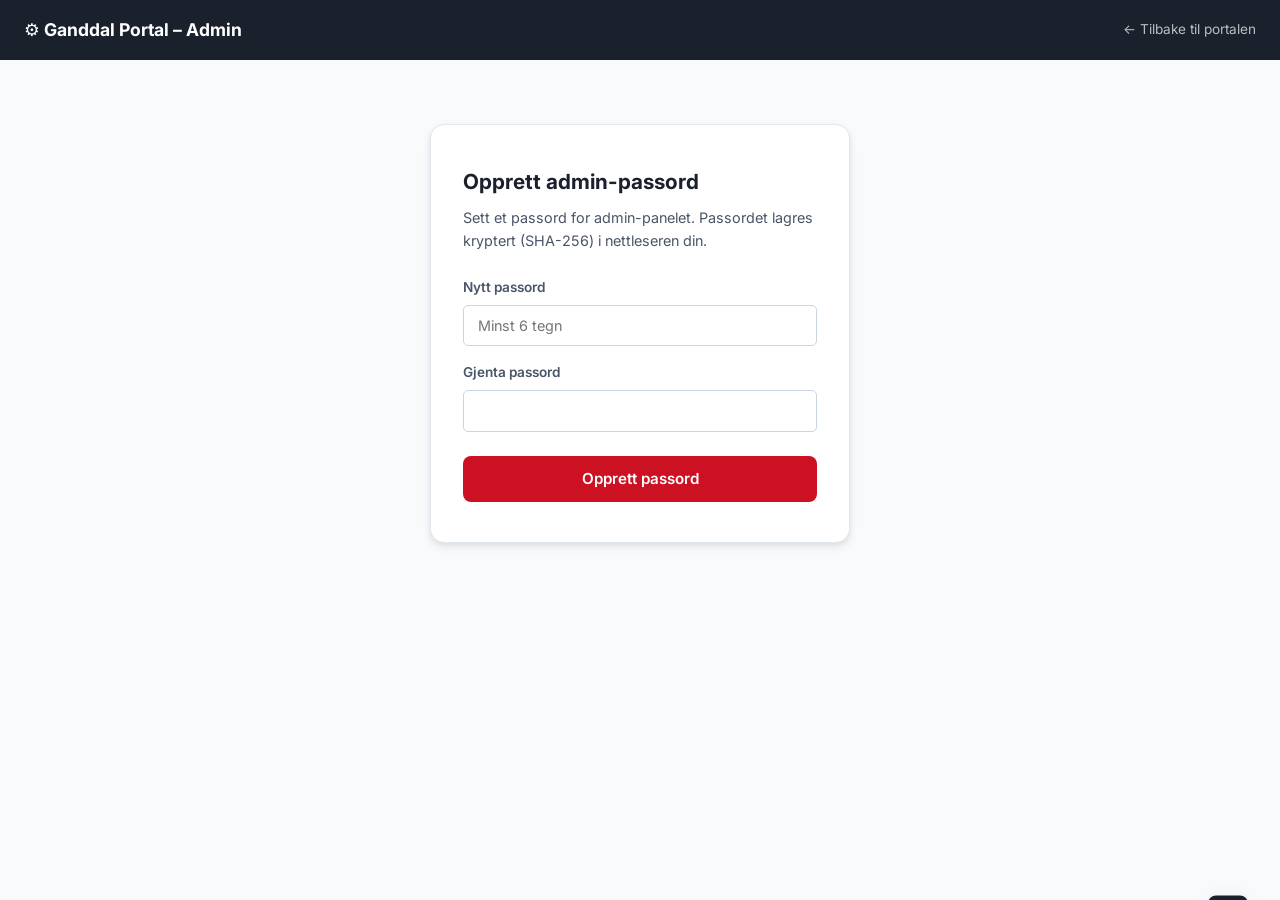
<file: admin.html>
<!DOCTYPE html>
<html lang="no">
<head>
  <meta charset="UTF-8">
  <meta name="viewport" content="width=device-width, initial-scale=1.0">
  <title>Admin – Ganddal Portal</title>
  <link rel="preconnect" href="https://fonts.googleapis.com">
  <link rel="preconnect" href="https://fonts.gstatic.com" crossorigin>
  <link href="https://fonts.googleapis.com/css2?family=Inter:wght@400;500;600;700;800&display=swap" rel="stylesheet">
  <link rel="stylesheet" href="css/style.css">
</head>
<body class="admin-body">

  <!-- ===== TOPPLINJE ===== -->
  <header class="admin-header">
    <h1>⚙️ Ganddal Portal – Admin</h1>
    <a href="index.html" onclick="event.preventDefault();location.href='index.html?_='+Date.now()">← Tilbake til portalen</a>
    <button id="logoutBtn" style="display:none;margin-left:auto;background:rgba(255,255,255,.15);color:white;padding:.4rem .9rem;border-radius:6px;font-size:.85rem;border:1px solid rgba(255,255,255,.3)">Logg ut</button>
  </header>

  <!-- ===== OPPSETT (første gang) ===== -->
  <div id="setup" class="admin-section">
    <div class="auth-box">
      <h2>Opprett admin-passord</h2>
      <p>Sett et passord for admin-panelet. Passordet lagres kryptert (SHA-256) i nettleseren din.</p>
      <form id="setupForm">
        <div class="form-group">
          <label for="setupPw">Nytt passord</label>
          <input type="password" id="setupPw" autocomplete="new-password" placeholder="Minst 6 tegn" required>
        </div>
        <div class="form-group">
          <label for="setupPw2">Gjenta passord</label>
          <input type="password" id="setupPw2" autocomplete="new-password" required>
        </div>
        <p class="error-msg" id="setupError"></p>
        <button type="submit" class="btn-primary" style="width:100%">Opprett passord</button>
      </form>
    </div>
  </div>

  <!-- ===== INNLOGGING ===== -->
  <div id="login" class="admin-section">
    <div class="auth-box">
      <h2>Admin-innlogging</h2>
      <p>Skriv inn passordet for å få tilgang til admin-panelet.</p>
      <form id="loginForm">
        <div class="form-group">
          <label for="loginPw">Passord</label>
          <input type="password" id="loginPw" autocomplete="current-password" placeholder="Ditt admin-passord" required>
        </div>
        <p class="error-msg" id="loginError"></p>
        <button type="submit" class="btn-primary" style="width:100%">Logg inn</button>
      </form>
    </div>
  </div>

  <!-- ===== ADMIN-PANEL ===== -->
  <div id="panel" class="admin-section">
    <div class="admin-main">

      <!-- Faner -->
      <div class="admin-tabs" role="tablist">
        <button class="admin-tab active" data-tab="orgs" role="tab">Organisasjoner</button>
        <button class="admin-tab" data-tab="pages" role="tab">Undersider</button>
        <button class="admin-tab" data-tab="export" role="tab">Eksport / Publisering</button>
        <button class="admin-tab" data-tab="settings" role="tab">Innstillinger</button>
      </div>

      <!-- Fane: Organisasjoner -->
      <div id="tab-orgs" class="admin-tab-content active">
        <div id="reviewSummary" class="review-summary" style="display:none"></div>

        <div class="admin-actions">
          <button class="btn-primary" onclick="openAddModal()">+ Legg til ny</button>
          <button class="btn-publish" id="publishBtn" onclick="publishToGitHub()">🚀 Publiser til nettstedet</button>
<button class="btn-secondary" id="downloadBtn">⬇ Last ned data.json</button>
        </div>

        <div style="overflow-x:auto">
          <table class="org-table">
            <thead>
              <tr>
                <th data-col="name">Navn</th>
                <th data-col="category">Kategori</th>
                <th>Nettsted</th>
                <th data-col="status">Status</th>
                <th data-col="featured">Fremhevet</th>
                <th data-col="days">Synlig</th>
                <th>Handlinger</th>
              </tr>
            </thead>
            <tbody id="orgTableBody">
              <tr><td colspan="6" style="text-align:center;color:#9CA3AF;padding:2rem">Laster…</td></tr>
            </tbody>
          </table>
        </div>
      </div>

      <!-- Fane: Undersider -->
      <div id="tab-pages" class="admin-tab-content">
        <div class="page-tab-selector" id="pageTabSelector">
          <button class="page-sel-btn active" data-pagekey="barn">For barn</button>
          <button class="page-sel-btn" data-pagekey="ungdom">For ungdom</button>
          <button class="page-sel-btn" data-pagekey="voksne">For voksne</button>
          <button class="page-sel-btn" data-pagekey="foreldre">Barnefamilier</button>
          <button class="page-sel-btn" data-pagekey="eldre">For eldre</button>
          <button class="page-sel-btn" data-pagekey="ny-pa-ganddal">Ny på Ganddal</button>
        </div>

        <div style="background:white;border:1px solid #E2E8F0;border-radius:10px;padding:1.25rem;margin-bottom:1rem">
          <h3 style="font-size:.9rem;font-weight:600;margin-bottom:.75rem">Sidetittel og ingress</h3>
          <div class="form-group">
            <label for="pageHeroTitle">Tittel</label>
            <input type="text" id="pageHeroTitle">
          </div>
          <div class="form-group" style="margin-bottom:.5rem">
            <label for="pageHeroDesc">Ingress</label>
            <textarea id="pageHeroDesc" rows="2"></textarea>
          </div>
          <button class="btn-primary" style="margin-top:.25rem" onclick="savePageHero()">Lagre tittel og ingress</button>
        </div>

        <div style="background:white;border:1px solid #E2E8F0;border-radius:10px;padding:1.25rem">
          <div style="display:flex;justify-content:space-between;align-items:center;margin-bottom:1rem">
            <h3 style="font-size:.9rem;font-weight:600">Info-kort</h3>
            <button class="btn-primary" onclick="openInfoCardModal(null)">+ Legg til</button>
          </div>
          <div id="infoCardsAdmin"></div>
        </div>
      </div>

      <!-- Fane: Eksport -->
      <div id="tab-export" class="admin-tab-content">
        <div style="max-width:560px">
          <h2 style="margin-bottom:1rem">Publiser endringer</h2>

          <div style="background:white;border:1px solid #E2E8F0;border-radius:10px;padding:1.5rem;margin-bottom:1rem">
            <h3 style="font-size:1rem;margin-bottom:.5rem">🚀 Direkte publisering til GitHub</h3>
            <p style="font-size:.85rem;color:#718096;margin-bottom:1rem">
              Krever at GitHub-token er lagret under <em>Innstillinger</em>.
              Endringene er live på www.ganddal.net innen ca. 30 sekunder.
            </p>
            <button class="btn-publish" onclick="publishToGitHub()">🚀 Publiser til nettstedet</button>
            <p class="publish-status" id="publishStatus"></p>
          </div>

          <div style="background:white;border:1px solid #E2E8F0;border-radius:10px;padding:1.5rem">
            <h3 style="font-size:1rem;margin-bottom:.5rem">⬇ Manuell nedlasting (reserve)</h3>
            <p style="font-size:.85rem;color:#718096;margin-bottom:1rem">Last ned filen og last den opp til GitHub manuelt hvis direkte publisering ikke fungerer.</p>
            <button class="btn-secondary" id="downloadBtn2">⬇ Last ned data.json</button>
          </div>
        </div>
      </div>

      <!-- Fane: Innstillinger -->
      <div id="tab-settings" class="admin-tab-content">
        <div style="max-width:420px">

          <h2 style="margin-bottom:1rem">GitHub-publisering</h2>
          <div style="background:white;border:1px solid #E2E8F0;border-radius:10px;padding:1.5rem;margin-bottom:1.5rem">
            <p style="font-size:.85rem;color:#718096;margin-bottom:1rem">
              Legg inn et GitHub Personal Access Token med <code>contents: write</code>-tilgang til repoet.
              Tokenet lagres kun i denne nettleseren.
            </p>
            <form id="githubForm">
              <div class="form-group">
                <label for="githubToken">Personal Access Token</label>
                <input type="password" id="githubToken" autocomplete="off" placeholder="ghp_…" required>
              </div>
              <div class="form-group">
                <label for="githubRepo">Repository (bruker/repo)</label>
                <input type="text" id="githubRepo" placeholder="bruker/repo-navn" required>
              </div>
              <p class="error-msg" id="githubError"></p>
              <button type="submit" class="btn-primary">Lagre</button>
              <button type="button" class="btn-secondary" style="margin-left:.5rem" onclick="testGitHubToken()">Test tilkobling</button>
            </form>
          </div>

          <h2 style="margin-bottom:1rem">Endre passord</h2>
          <div style="background:white;border:1px solid #E2E8F0;border-radius:10px;padding:1.5rem;margin-bottom:1.5rem">
            <p style="font-size:.85rem;color:#718096;margin-bottom:1rem">
              Passordet lagres som en SHA-256-hash i nettleserens localStorage – kun på denne enheten.
              Merk: dette er ikke et sikkert autentiseringssystem, men holder tilfeldige besøkende borte.
            </p>
            <form id="changePwForm">
              <div class="form-group">
                <label for="newPw">Nytt passord</label>
                <input type="password" id="newPw" autocomplete="new-password" placeholder="Minst 6 tegn" required>
              </div>
              <div class="form-group">
                <label for="newPw2">Gjenta passord</label>
                <input type="password" id="newPw2" autocomplete="new-password" required>
              </div>
              <p class="error-msg" id="changePwError"></p>
              <button type="submit" class="btn-primary">Endre passord</button>
            </form>
          </div>
          <div style="background:white;border:1px solid #E2E8F0;border-radius:10px;padding:1.5rem">
            <h3 style="font-size:1rem;margin-bottom:.5rem">Tilbakestill passord</h3>
            <p style="font-size:.85rem;color:#718096;margin-bottom:1rem">Slett lagret passord og sett opp nytt. Krever oppdatering av siden.</p>
            <button class="btn-danger" onclick="if(confirm('Slett passord og logg ut?')){localStorage.removeItem('ganddal_admin_hash');sessionStorage.removeItem('ganddal_admin_sess');location.reload()}">Tilbakestill passord</button>
          </div>
        </div>
      </div>

    </div>
  </div>

  <!-- ===== MODAL: Legg til / Rediger ===== -->
  <div class="modal-overlay" id="orgModal" role="dialog" aria-modal="true" aria-labelledby="modalTitle">
    <div class="modal">
      <div class="modal-header">
        <h2 id="modalTitle">Legg til ny</h2>
        <button class="modal-close" id="modalClose" aria-label="Lukk">✕</button>
      </div>

      <form id="orgForm">
        <div class="form-group">
          <label for="orgUrl">Nettadresse *</label>
          <input type="url" id="orgUrl" placeholder="https://eksempel.no" required>
          <button type="button" id="fetchMetaBtn" class="btn-secondary" style="margin-top:.5rem;width:100%">🔍 Hent info fra URL automatisk</button>
        </div>

        <div class="form-row">
          <div class="form-group">
            <label for="orgName">Navn *</label>
            <input type="text" id="orgName" placeholder="Organisasjonens navn" required>
          </div>
          <div class="form-group">
            <label for="orgCategory">Kategori *</label>
            <select id="orgCategory" required>
              <!-- fylles inn av JS -->
            </select>
          </div>
        </div>

        <div class="form-group">
          <label for="orgDescription">Beskrivelse *</label>
          <textarea id="orgDescription" placeholder="Kort og informativ beskrivelse av nettstedet/tjenesten…" required></textarea>
        </div>

        <div class="form-group">
          <label for="orgLogo">Logo-URL (valgfri)</label>
          <input type="url" id="orgLogo" placeholder="https://eksempel.no/logo.png">
          <span class="helper">Legg inn URL til logo/bilde. Lar du stå tom brukes favicon automatisk.</span>
        </div>

        <div class="form-group">
          <label for="orgTags">Emneord (kommaseparert, valgfri)</label>
          <input type="text" id="orgTags" placeholder="fotball, sport, barn, trening">
        </div>

        <div class="form-group">
          <label>Aldersgrupper</label>
          <div class="checkbox-group" id="orgAgeGroups">
            <!-- fylles inn av JS -->
          </div>
        </div>

        <div class="form-row">
          <div class="form-group">
            <label class="checkbox-label" style="border:none;padding:0">
              <input type="checkbox" id="orgActive" checked>
              Aktiv (vises på portalen)
            </label>
          </div>
          <div class="form-group">
            <label class="checkbox-label" style="border:none;padding:0">
              <input type="checkbox" id="orgFeatured">
              ⭐ Fremhev øverst
            </label>
          </div>
        </div>

        <div class="modal-actions">
          <button type="button" class="btn-secondary" id="modalCancel">Avbryt</button>
          <button type="submit" class="btn-primary">Lagre</button>
        </div>
      </form>
    </div>
  </div>

  <!-- ===== MODAL: Info-kort ===== -->
  <div class="modal-overlay" id="infoCardModal" role="dialog" aria-modal="true" aria-labelledby="icModalTitle">
    <div class="modal" style="max-width:460px">
      <div class="modal-header">
        <h2 id="icModalTitle">Info-kort</h2>
        <button class="modal-close" id="icModalClose" aria-label="Lukk">✕</button>
      </div>
      <form id="infoCardForm">
        <div class="form-row">
          <div class="form-group" style="flex:0 0 80px">
            <label for="icIcon">Ikon</label>
            <input type="text" id="icIcon" placeholder="⚽" style="font-size:1.6rem;text-align:center;padding:.4rem">
          </div>
          <div class="form-group" style="flex:1">
            <label for="icTitle">Tittel *</label>
            <input type="text" id="icTitle" required>
          </div>
        </div>
        <div class="form-group">
          <label for="icText">Tekst *</label>
          <textarea id="icText" rows="4" required></textarea>
        </div>
        <div class="modal-actions">
          <button type="button" class="btn-secondary" id="icModalCancel">Avbryt</button>
          <button type="submit" class="btn-primary">Lagre</button>
        </div>
      </form>
    </div>
  </div>

  <!-- Lås-overlay -->
  <div class="panel-overlay" id="panelOverlay" style="display:none">
    <div class="panel-overlay-box">
      <div class="overlay-spinner"></div>
      <p id="overlayMsg">Publiserer…</p>
    </div>
  </div>

  <!-- Toast -->
  <div class="toast" id="toast"></div>

  <script src="js/admin.js"></script>
  <script>
    // Koble nedlastknappen i Eksport-fanen til samme funksjon
    document.getElementById('downloadBtn2')?.addEventListener('click', () => {
      document.getElementById('downloadBtn')?.click();
    });
  </script>
</body>
</html>
</file>
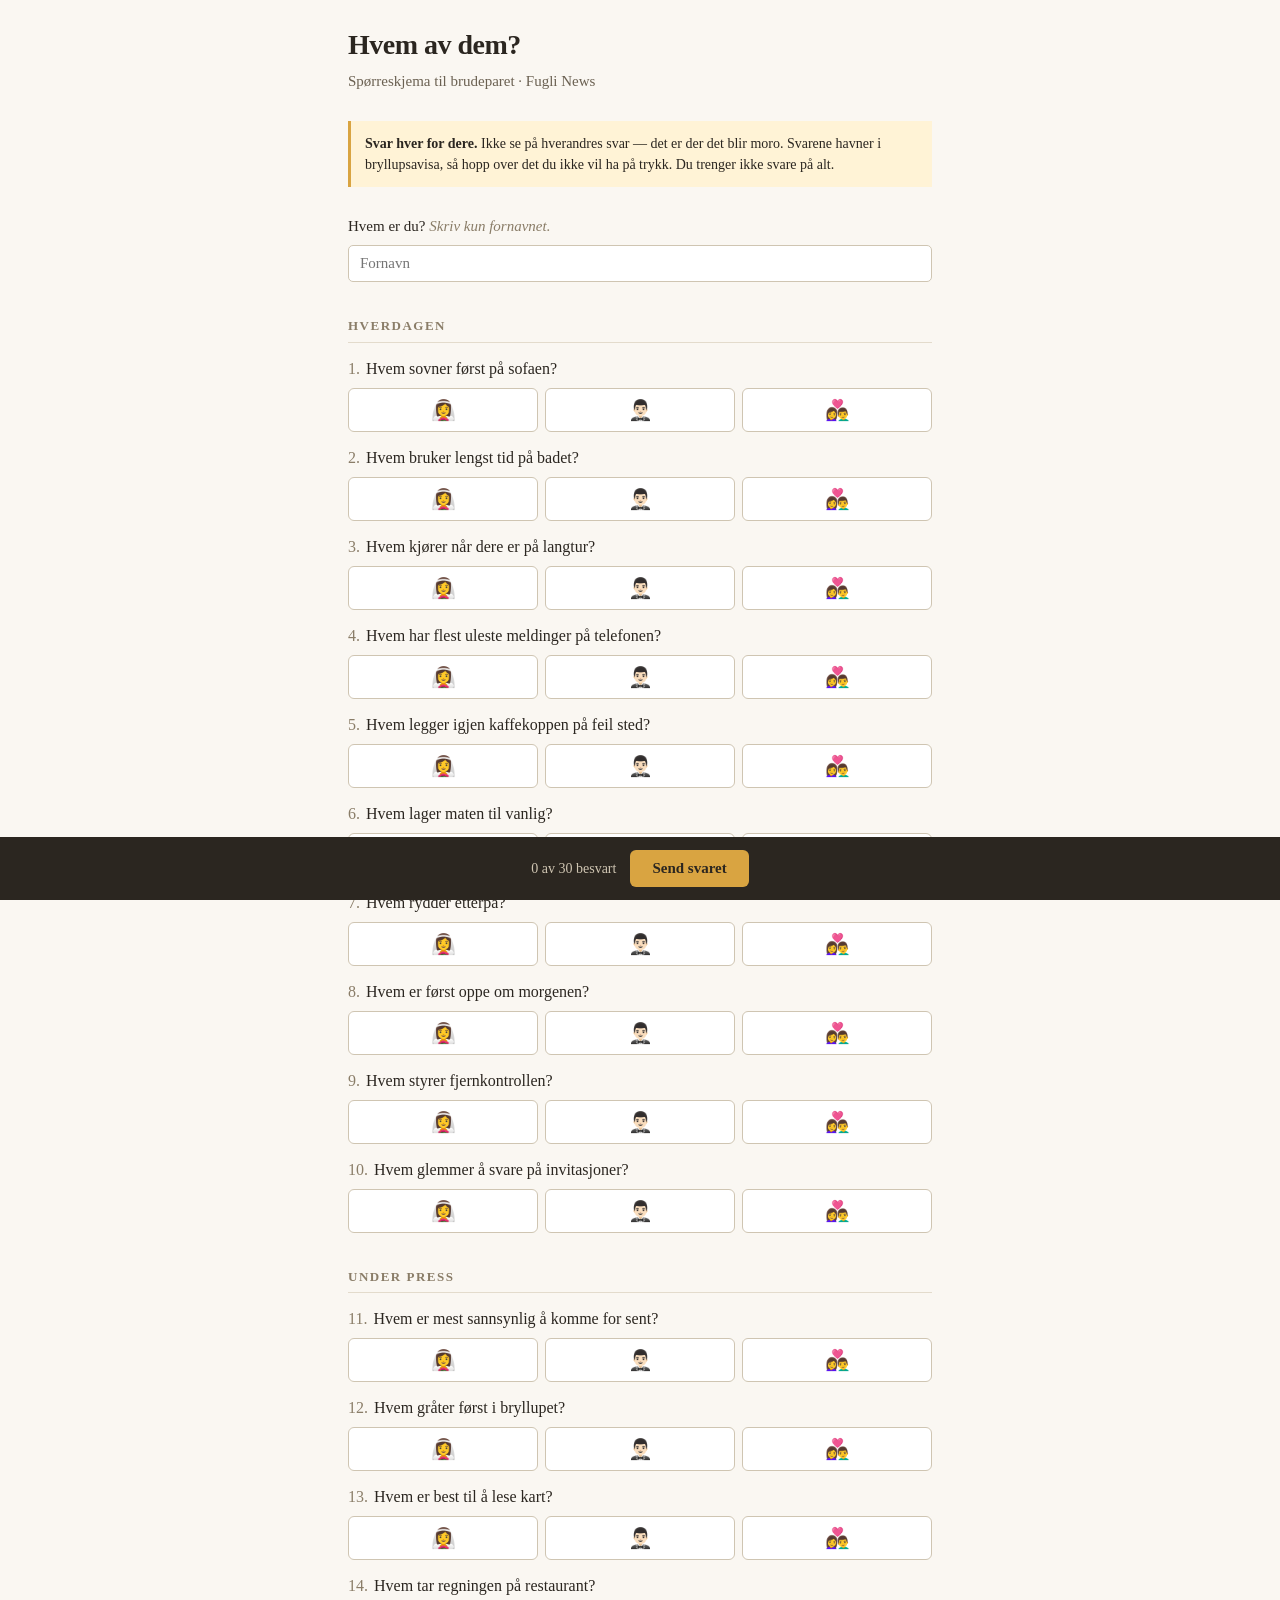
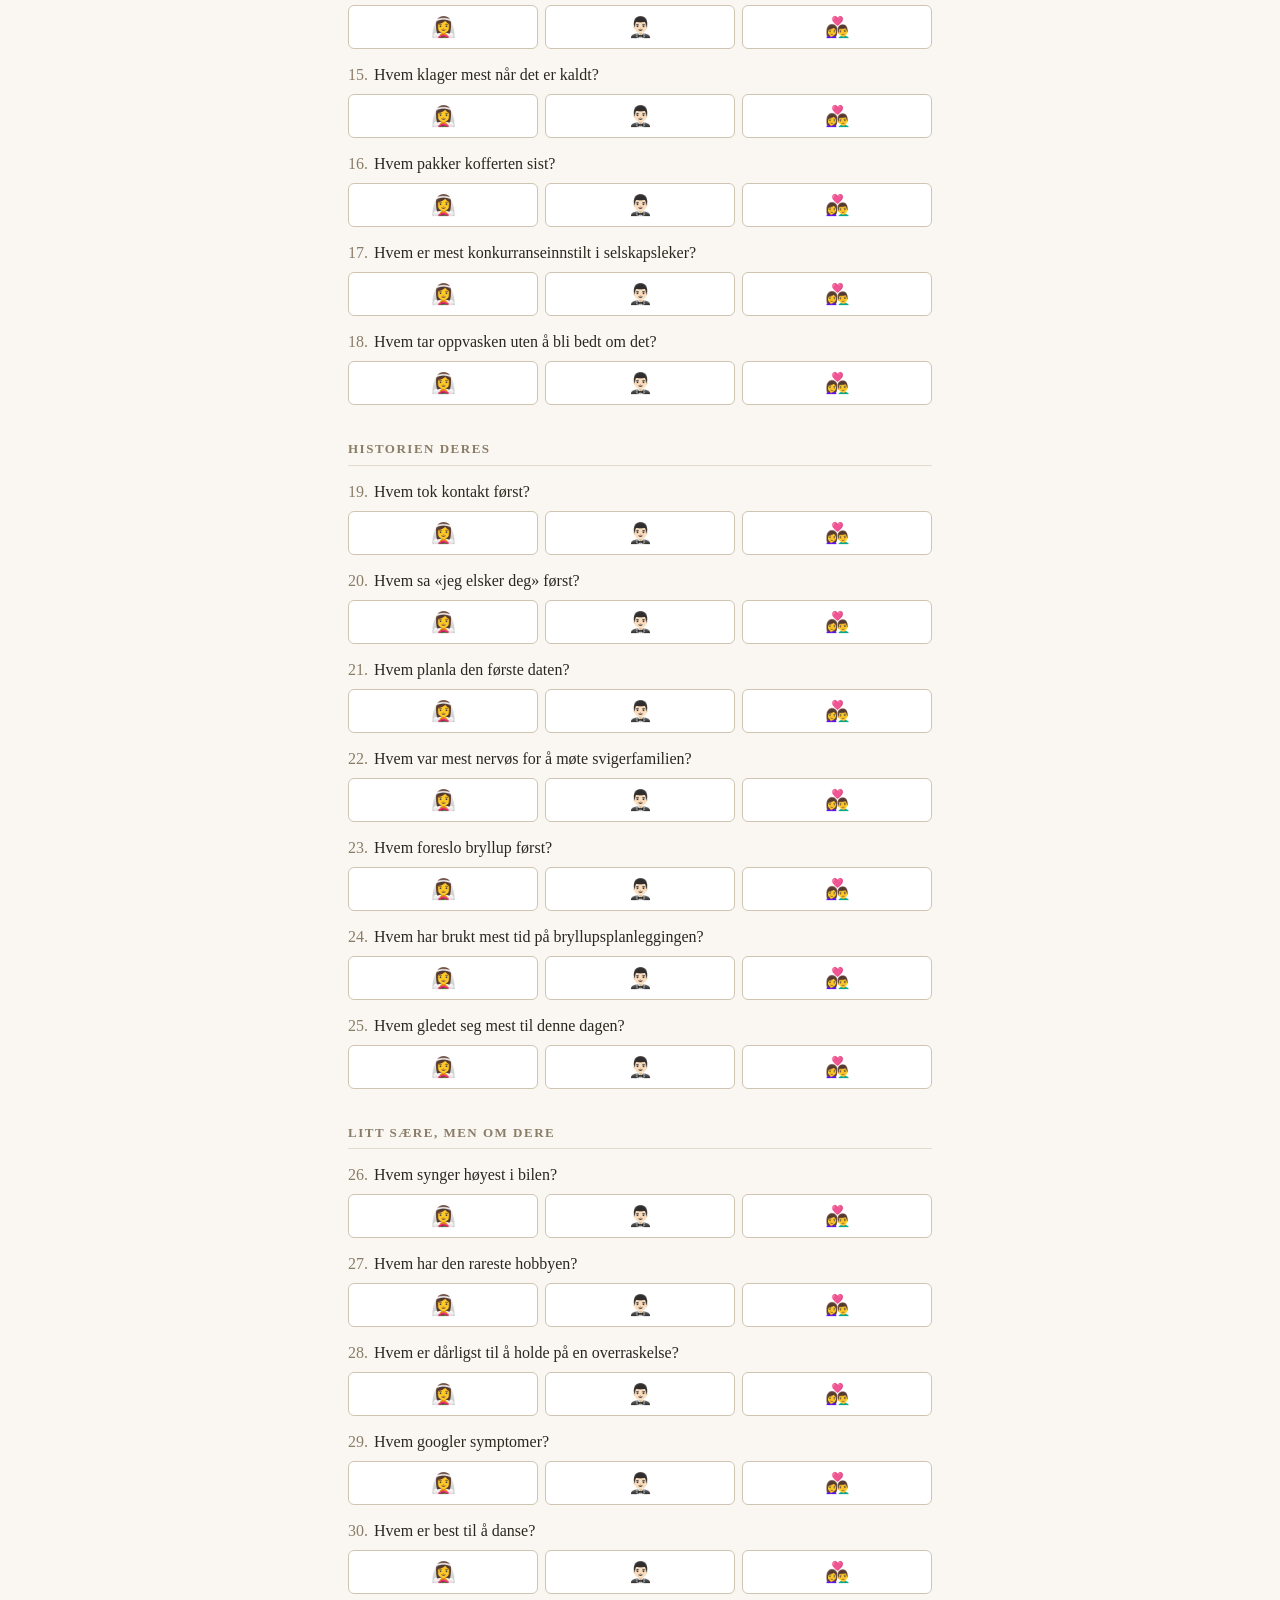
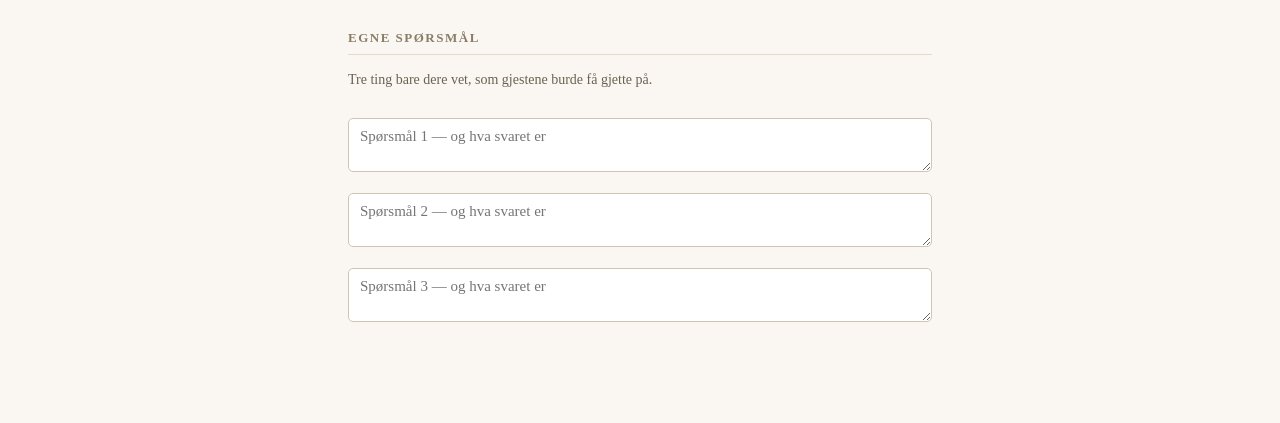
<file: hvem-av-dem-skjema.html>
<!DOCTYPE html>
<html lang="no">
<head>
<meta charset="utf-8">
<meta name="viewport" content="width=device-width, initial-scale=1">
<title>Hvem av dem? — spørreskjema</title>
<style>
  * { box-sizing: border-box; }
  body {
    font-family: Georgia, 'Times New Roman', serif;
    max-width: 620px; margin: 0 auto; padding: 24px 18px 80px;
    background: #faf7f2; color: #2b2620; line-height: 1.5;
  }
  h1 { font-size: 28px; margin: 0 0 4px; letter-spacing: -0.5px; }
  .sub { color: #6b6152; font-size: 15px; margin: 0 0 28px; }
  .warn {
    background: #fff3d6; border-left: 3px solid #d9a441;
    padding: 12px 14px; font-size: 14px; margin-bottom: 28px;
  }
  h2 {
    font-size: 13px; text-transform: uppercase; letter-spacing: 1.5px;
    color: #8a7d68; margin: 34px 0 14px; border-bottom: 1px solid #e3dbcc; padding-bottom: 6px;
  }
  .who { margin-bottom: 26px; }
  .who label { font-size: 15px; display: block; margin-bottom: 8px; }
  input[type=text] {
    width: 100%; padding: 9px 11px; font-family: inherit; font-size: 15px;
    border: 1px solid #cfc5b2; border-radius: 5px; background: #fff;
  }
  .q { margin-bottom: 14px; }
  .qt { font-size: 16px; margin-bottom: 7px; }
  .qt b { color: #8a7d68; font-weight: normal; margin-right: 6px; }
  .opts { display: flex; gap: 7px; }
  .opts button {
    flex: 1; padding: 9px 4px; font-size: 20px; cursor: pointer;
    border: 1px solid #cfc5b2; border-radius: 6px; background: #fff;
    transition: all .12s;
  }
  .opts button:hover { border-color: #8a7d68; }
  .opts button.sel { background: #2b2620; border-color: #2b2620; transform: scale(1.04); }
  .custom textarea {
    width: 100%; padding: 9px 11px; font-family: inherit; font-size: 15px;
    border: 1px solid #cfc5b2; border-radius: 5px; min-height: 52px; background: #fff;
  }
  .bar {
    position: fixed; bottom: 0; left: 0; right: 0; background: #2b2620;
    padding: 13px 18px; display: flex; align-items: center; gap: 14px; justify-content: center;
  }
  .bar span { color: #cfc5b2; font-size: 14px; }
  .bar button {
    padding: 10px 22px; font-family: inherit; font-size: 15px; cursor: pointer;
    background: #d9a441; color: #2b2620; border: 0; border-radius: 6px; font-weight: bold;
  }
  .feil {
    background: #fce8e6; border-left: 3px solid #c0392b; color: #8e2b21;
    padding: 10px 12px; font-size: 15px; margin-top: 10px; border-radius: 0 5px 5px 0;
  }
  #hjelp { font-size: 14px; color: #6b6152; margin-top: 10px; }
  #out {
    width: 100%; min-height: 200px; margin-top: 14px; padding: 12px;
    font-family: ui-monospace, Menlo, monospace; font-size: 13px;
    border: 1px solid #cfc5b2; border-radius: 6px; display: none; background: #fff;
  }
</style>
</head>
<body>

<h1>Hvem av dem?</h1>
<p class="sub">Spørreskjema til brudeparet · Fugli News</p>

<div class="warn">
  <b>Svar hver for dere.</b> Ikke se på hverandres svar — det er der det blir moro.
  Svarene havner i bryllupsavisa, så hopp over det du ikke vil ha på trykk.
  Du trenger ikke svare på alt.
</div>

<div class="who">
  <label>Hvem er du? <em style="color:#8a7d68">Skriv kun fornavnet.</em></label>
  <input type="text" id="navn" placeholder="Fornavn" autocomplete="off">
  <div id="navnfeil"></div>
</div>

<div id="skjema"></div>

<h2>Egne spørsmål</h2>
<p class="sub" style="font-size:14px">Tre ting bare dere vet, som gjestene burde få gjette på.</p>
<div class="custom" id="custom"></div>

<div class="bar">
  <span id="teller">0 besvart</span>
  <button onclick="lagSvar()">Send svaret</button>
</div>

<textarea id="out" readonly></textarea>
<p id="hjelp"></p>

<script>
const seksjoner = [
  ["Hverdagen", [
    "Hvem sovner først på sofaen?",
    "Hvem bruker lengst tid på badet?",
    "Hvem kjører når dere er på langtur?",
    "Hvem har flest uleste meldinger på telefonen?",
    "Hvem legger igjen kaffekoppen på feil sted?",
    "Hvem lager maten til vanlig?",
    "Hvem rydder etterpå?",
    "Hvem er først oppe om morgenen?",
    "Hvem styrer fjernkontrollen?",
    "Hvem glemmer å svare på invitasjoner?"
  ]],
  ["Under press", [
    "Hvem er mest sannsynlig å komme for sent?",
    "Hvem gråter først i bryllupet?",
    "Hvem er best til å lese kart?",
    "Hvem tar regningen på restaurant?",
    "Hvem klager mest når det er kaldt?",
    "Hvem pakker kofferten sist?",
    "Hvem er mest konkurranseinnstilt i selskapsleker?",
    "Hvem tar oppvasken uten å bli bedt om det?"
  ]],
  ["Historien deres", [
    "Hvem tok kontakt først?",
    "Hvem sa «jeg elsker deg» først?",
    "Hvem planla den første daten?",
    "Hvem var mest nervøs for å møte svigerfamilien?",
    "Hvem foreslo bryllup først?",
    "Hvem har brukt mest tid på bryllupsplanleggingen?",
    "Hvem gledet seg mest til denne dagen?"
  ]],
  ["Litt sære, men om dere", [
    "Hvem synger høyest i bilen?",
    "Hvem har den rareste hobbyen?",
    "Hvem er dårligst til å holde på en overraskelse?",
    "Hvem googler symptomer?",
    "Hvem er best til å danse?"
  ]]
];

const svar = {};
const alle = [];
let n = 0;
const wrap = document.getElementById('skjema');

seksjoner.forEach(([tittel, sporsmal]) => {
  const h = document.createElement('h2');
  h.textContent = tittel;
  wrap.appendChild(h);
  sporsmal.forEach(s => {
    n++;
    alle.push([n, s]);
    const nr = n;
    const d = document.createElement('div');
    d.className = 'q';
    d.innerHTML = '<div class="qt"><b>' + nr + '.</b>' + s + '</div>';
    const o = document.createElement('div');
    o.className = 'opts';
    [['B','👰‍♀️'],['G','🤵🏻‍♂️'],['BB','👩‍❤️‍👨']].forEach(([kode, emoji]) => {
      const b = document.createElement('button');
      b.textContent = emoji;
      b.onclick = () => {
        if (svar[nr] === kode) { delete svar[nr]; }
        else { svar[nr] = kode; }
        [...o.children].forEach(c => c.classList.remove('sel'));
        if (svar[nr] === kode) b.classList.add('sel');
        tell();
      };
      o.appendChild(b);
    });
    d.appendChild(o);
    wrap.appendChild(d);
  });
});

const cw = document.getElementById('custom');
for (let i = 1; i <= 3; i++) {
  const d = document.createElement('div');
  d.className = 'q';
  d.innerHTML = '<textarea id="eg' + i + '" placeholder="Spørsmål ' + i + ' — og hva svaret er"></textarea>';
  cw.appendChild(d);
}

function tell() {
  const c = Object.keys(svar).length;
  document.getElementById('teller').textContent = c + ' av ' + n + ' besvart';
}

const GODKJENTE = ['sara', 'martin'];
const MOTTAKER = 'grovt.videst.3g@icloud.com';

function lagSvar() {
  const feltet = document.getElementById('navn');
  const feil = document.getElementById('navnfeil');
  const raa = feltet.value.trim();
  const forste = raa.split(/\s+/)[0] || '';

  feil.textContent = '';
  feil.className = '';

  if (!forste) {
    feil.textContent = 'Du må skrive fornavnet ditt først.';
    feil.className = 'feil';
    feltet.focus();
    feltet.scrollIntoView({behavior: 'smooth', block: 'center'});
    return;
  }
  if (!GODKJENTE.includes(forste.toLowerCase())) {
    const pent = forste.charAt(0).toUpperCase() + forste.slice(1).toLowerCase();
    feil.textContent = 'Hei ' + pent + ', dette er ikke ment for deg.';
    feil.className = 'feil';
    feltet.focus();
    feltet.scrollIntoView({behavior: 'smooth', block: 'center'});
    return;
  }

  const navn = forste.charAt(0).toUpperCase() + forste.slice(1).toLowerCase();
  let t = 'SVAR FRA: ' + navn + '\n\n';
  alle.forEach(([nr, s]) => {
    if (svar[nr]) t += nr + '. ' + svar[nr] + '  — ' + s + '\n';
  });
  t += '\nEGNE SPØRSMÅL:\n';
  for (let i = 1; i <= 3; i++) {
    const v = document.getElementById('eg' + i).value.trim();
    if (v) t += '- ' + v + '\n';
  }
  const out = document.getElementById('out');
  out.value = t;
  out.style.display = 'block';
  out.select();
  try { document.execCommand('copy'); } catch (e) {}

  const emne = 'Bryllupsavisa - svar fra ' + navn;
  window.location.href = 'mailto:' + MOTTAKER +
    '?subject=' + encodeURIComponent(emne) +
    '&body=' + encodeURIComponent(t);

  document.getElementById('teller').textContent = 'Takk, ' + navn + '!';
  document.getElementById('hjelp').innerHTML =
    'E-posten skal ha åpnet seg med svarene ferdig utfylt — bare trykk <b>send</b>.<br>' +
    'Skjedde det ingenting? Teksten under er kopiert, så du kan lime den inn hvor som helst.';
  document.getElementById('hjelp').scrollIntoView({behavior: 'smooth'});
}

tell();
</script>

</body>
</html>
</file>
<file: css/style.css>
/* ===== GANDDAL PORTAL – STILARK ===== */
@import url('https://fonts.googleapis.com/css2?family=Syne:wght@700&display=swap');

:root {
  --red:        #CC1122;
  --red-dark:   #9A000F;
  --red-light:  #FF3344;
  --red-bg:     #FFF0F2;
  --red-border: #FFCDD2;

  --white:      #FFFFFF;
  --bg:         #F4F6F9;
  --surface:    #FFFFFF;
  --border:     #E2E8F0;
  --border-2:   #CBD5E0;

  --text:       #1A202C;
  --text-2:     #4A5568;
  --text-3:     #718096;
  --text-4:     #A0ADB8;

  /* Kategorifager */
  --c-sport:    #2563EB;
  --c-sport-bg: #DBEAFE;
  --c-health:   #059669;
  --c-health-bg:#D1FAE5;
  --c-commerce: #D97706;
  --c-commerce-bg:#FEF3C7;
  --c-public:   #7C3AED;
  --c-public-bg:#EDE9FE;

  --radius:     14px;
  --radius-sm:  8px;
  --radius-xs:  5px;
  --shadow-sm:  0 1px 3px rgba(0,0,0,.08), 0 1px 2px rgba(0,0,0,.05);
  --shadow:     0 4px 10px rgba(0,0,0,.08), 0 2px 4px rgba(0,0,0,.05);
  --shadow-lg:  0 12px 28px rgba(0,0,0,.12), 0 4px 8px rgba(0,0,0,.06);
  --transition: 0.22s ease;
}

/* ===== RESET & BASE ===== */
*, *::before, *::after { box-sizing: border-box; margin: 0; padding: 0; }
html { scroll-behavior: smooth; }
body {
  font-family: 'Inter', system-ui, -apple-system, sans-serif;
  background: var(--bg);
  color: var(--text);
  line-height: 1.6;
  min-height: 100vh;
}
a { color: inherit; text-decoration: none; }
img { display: block; max-width: 100%; }
button { font-family: inherit; cursor: pointer; border: none; background: none; }

/* ===== NAVIGASJON ===== */
.navbar {
  position: sticky;
  top: 0;
  z-index: 100;
  background: var(--white);
  border-bottom: 1px solid var(--border);
  box-shadow: var(--shadow-sm);
}
.nav-inner {
  max-width: 1280px;
  margin: 0 auto;
  padding: 0 1.5rem;
  height: 62px;
  display: flex;
  align-items: center;
  gap: 2rem;
}
.nav-brand {
  display: flex;
  align-items: center;
  gap: .65rem;
  flex-shrink: 0;
}
.nav-brand svg { width: 34px; height: 34px; }
.nav-brand-text {
  font-size: 1.1rem;
  font-weight: 700;
  color: var(--text);
}
.nav-brand-text span { color: var(--red); }
.nav-links {
  display: flex;
  align-items: center;
  gap: .15rem;
  flex: 1;
}
.nav-links a {
  padding: .45rem .75rem;
  border-radius: var(--radius-xs);
  font-size: .875rem;
  color: var(--text-2);
  font-weight: 500;
  transition: color var(--transition), background var(--transition);
  white-space: nowrap;
}
.nav-links a:hover,
.nav-links a.active { color: var(--red); background: var(--red-bg); }
.nav-menu-btn {
  display: none;
  padding: .4rem;
  color: var(--text-2);
  font-size: 1.4rem;
  line-height: 1;
}

/* Mobilmeny */
.mobile-menu {
  display: none;
  flex-direction: column;
  position: fixed;
  inset: 0;
  background: rgba(0,0,0,.5);
  z-index: 200;
}
.mobile-menu.open { display: flex; }
.mobile-menu-panel {
  background: var(--white);
  width: 280px;
  height: 100%;
  padding: 1.5rem;
  display: flex;
  flex-direction: column;
  gap: .5rem;
  animation: slideIn .2s ease;
}
@keyframes slideIn { from { transform: translateX(-100%); } to { transform: translateX(0); } }
.mobile-menu-close {
  align-self: flex-end;
  font-size: 1.5rem;
  color: var(--text-3);
  padding: .25rem;
}
.mobile-menu-panel a {
  display: block;
  padding: .75rem 1rem;
  border-radius: var(--radius-sm);
  color: var(--text);
  font-size: 1rem;
  font-weight: 500;
  transition: background var(--transition);
}
.mobile-menu-panel a:hover { background: var(--red-bg); color: var(--red); }

/* ===== HERO ===== */
.hero {
  background: linear-gradient(135deg, var(--red) 0%, #991122 60%, #660011 100%);
  color: white;
  padding: 4rem 1.5rem 3.5rem;
  text-align: center;
}
.hero-content { max-width: 680px; margin: 0 auto; }
.hero h1 {
  font-size: clamp(1.8rem, 5vw, 2.8rem);
  font-weight: 800;
  line-height: 1.15;
  margin-bottom: .75rem;
}
.hero p {
  font-size: 1.05rem;
  opacity: .88;
  margin-bottom: 2rem;
}
.hero-search {
  display: flex;
  background: white;
  border-radius: 50px;
  overflow: hidden;
  box-shadow: 0 8px 32px rgba(0,0,0,.25);
  max-width: 560px;
  margin: 0 auto;
}
.hero-search input {
  flex: 1;
  border: none;
  outline: none;
  padding: .9rem 1.25rem;
  font-size: 1rem;
  color: var(--text);
  background: transparent;
}
.hero-search input::placeholder { color: var(--text-3); }
.hero-search button {
  background: var(--red);
  color: white;
  border: none;
  padding: .9rem 1.4rem;
  font-size: 1rem;
  cursor: pointer;
  transition: background var(--transition);
  border-radius: 0 50px 50px 0;
  display: flex;
  align-items: center;
  gap: .4rem;
  font-weight: 600;
}
.hero-search button:hover { background: var(--red-dark); }

/* ===== FILTER-SEKSJON ===== */
.filters-wrap {
  background: var(--white);
  border-bottom: 1px solid var(--border);
  position: sticky;
  top: 62px;
  z-index: 90;
}
.filters-inner {
  max-width: 1280px;
  margin: 0 auto;
  padding: .75rem 1.5rem;
  display: flex;
  flex-direction: column;
  gap: .6rem;
}
.filter-row {
  display: flex;
  align-items: center;
  gap: .5rem;
  flex-wrap: wrap;
}
.filter-label {
  font-size: .78rem;
  font-weight: 600;
  color: var(--text-3);
  text-transform: uppercase;
  letter-spacing: .04em;
  white-space: nowrap;
  min-width: 90px;
}
.chips { display: flex; flex-wrap: wrap; gap: .4rem; }
.chip {
  padding: .35rem .9rem;
  border-radius: 50px;
  font-size: .82rem;
  font-weight: 500;
  border: 1.5px solid var(--border-2);
  color: var(--text-2);
  background: var(--white);
  transition: all var(--transition);
  cursor: pointer;
}
.chip:hover { border-color: var(--red); color: var(--red); }
.chip.active {
  background: var(--red);
  border-color: var(--red);
  color: white;
}

/* ─── Filter-kollaps (mobil) ─── */
.filters-toggle {
  display: none;
  width: 100%;
  padding: .55rem 1rem;
  background: none;
  border: none;
  cursor: pointer;
  font-family: inherit;
  font-size: .82rem;
  font-weight: 600;
  color: var(--text-2);
  align-items: center;
  justify-content: space-between;
  text-align: left;
  gap: .5rem;
}
.filters-toggle:hover { color: var(--text); }
.filters-chevron {
  width: 18px;
  height: 18px;
  flex-shrink: 0;
  color: var(--text-3);
  transition: transform var(--transition);
}

@media (max-width: 640px) {
  .filters-toggle { display: flex; }
  .filters-inner {
    max-height: 400px;
    overflow: hidden;
    transition: max-height 0.28s ease, padding 0.28s ease;
  }
  .filters-wrap.collapsed .filters-inner {
    max-height: 0;
    padding-top: 0;
    padding-bottom: 0;
  }
  .filters-wrap.collapsed .filters-chevron {
    transform: rotate(-180deg);
  }
}

/* ===== RESULTATER ===== */
.content-wrap {
  max-width: 1280px;
  margin: 0 auto;
  padding: 1.5rem;
}
.results-bar {
  display: flex;
  align-items: center;
  justify-content: space-between;
  margin-bottom: 1.25rem;
  flex-wrap: wrap;
  gap: .5rem;
}
.results-count {
  font-size: .9rem;
  color: var(--text-3);
}
.results-count strong { color: var(--text); }

/* ===== KORTGITTER ===== */
.cards-grid {
  display: grid;
  grid-template-columns: repeat(auto-fill, minmax(260px, 1fr));
  gap: 1rem;
}

/* ===== KORT – BASE ===== */
.card {
  background: var(--surface);
  border-radius: var(--radius);
  box-shadow: var(--shadow-sm);
  border: 1px solid var(--border);
  overflow: hidden;
  cursor: pointer;
  transition: transform var(--transition), box-shadow var(--transition);
  display: flex;
  flex-direction: column;
}
.card:hover {
  transform: translateY(-3px);
  box-shadow: var(--shadow);
}

/* ===== FREMHEVEDE KORT ===== */
.card-featured-top {
  height: 110px;
  position: relative;
  display: flex;
  align-items: center;
  justify-content: center;
  flex-shrink: 0;
}
.card-favicon-wrap {
  width: 60px;
  height: 60px;
  background: white;
  border-radius: 14px;
  box-shadow: 0 4px 14px rgba(0,0,0,.15);
  display: flex;
  align-items: center;
  justify-content: center;
  overflow: hidden;
  transition: transform var(--transition);
}
.card:hover .card-favicon-wrap { transform: scale(1.07); }
.card-favicon-wrap img {
  width: 42px;
  height: 42px;
  object-fit: contain;
}
.card-favicon-emoji {
  font-size: 1.9rem;
  line-height: 1;
}
.card-featured-badge {
  position: absolute;
  top: 10px;
  right: 10px;
  background: #FFD700;
  color: #7A5800;
  font-size: .7rem;
  font-weight: 700;
  padding: .2rem .5rem;
  border-radius: 50px;
  display: flex;
  align-items: center;
  gap: .25rem;
}

/* Kortinnhold (featured) */
.card-body {
  padding: .85rem 1rem .7rem;
  flex: 1;
  display: flex;
  flex-direction: column;
  gap: .4rem;
}
.card-category-badge {
  display: inline-flex;
  align-items: center;
  gap: .3rem;
  font-size: .7rem;
  font-weight: 600;
  padding: .18rem .55rem;
  border-radius: 50px;
  width: fit-content;
}
.card-name {
  font-size: .95rem;
  font-weight: 700;
  color: var(--text);
  line-height: 1.3;
}
.card-description {
  font-size: .82rem;
  color: var(--text-2);
  line-height: 1.5;
  display: -webkit-box;
  -webkit-line-clamp: 2;
  -webkit-box-orient: vertical;
  overflow: hidden;
}
.card-ages {
  display: flex;
  flex-wrap: wrap;
  gap: .3rem;
  margin-top: auto;
}
.age-tag {
  font-size: .7rem;
  background: var(--bg);
  color: var(--text-3);
  padding: .12rem .5rem;
  border-radius: 50px;
  border: 1px solid var(--border);
}
.card-footer {
  padding: .55rem 1rem;
  border-top: 1px solid var(--border);
  display: flex;
  align-items: center;
  justify-content: space-between;
}
.card-domain {
  font-size: .75rem;
  color: var(--text-4);
  overflow: hidden;
  text-overflow: ellipsis;
  white-space: nowrap;
}
.card-arrow {
  font-size: .9rem;
  color: var(--red);
  font-weight: 700;
  flex-shrink: 0;
  transition: transform var(--transition);
}
.card:hover .card-arrow { transform: translateX(4px); }

/* ===== KOMPAKTE KORT ===== */
.card-compact {
  flex-direction: row;
  align-items: center;
  padding: .65rem .9rem;
  gap: .75rem;
}
.card-compact-logo {
  width: 42px;
  height: 42px;
  border-radius: 10px;
  flex-shrink: 0;
  display: flex;
  align-items: center;
  justify-content: center;
  overflow: hidden;
}
.card-compact-logo img {
  width: 28px;
  height: 28px;
  object-fit: contain;
}
.card-compact-logo .card-favicon-emoji { font-size: 1.3rem; }
.card-compact-body {
  flex: 1;
  min-width: 0;
  display: flex;
  flex-direction: column;
  gap: .18rem;
}
.card-compact .card-name {
  font-size: .88rem;
  white-space: nowrap;
  overflow: hidden;
  text-overflow: ellipsis;
}
.card-compact .card-category-badge { font-size: .66rem; }
.card-compact > .card-arrow { flex-shrink: 0; }

/* ===== SØKEHJELP-KOMPONENT ===== */
.search-helper {
  display: flex;
  align-items: center;
  gap: .5rem;
  padding: .5rem .75rem;
  background: #F8FAFC;
  border-top: 1px solid var(--border);
  font-size: .73rem;
  color: var(--text-4);
}
.search-report-btn {
  flex: 1;
  background: none;
  border: none;
  cursor: pointer;
  font-family: inherit;
  font-size: .73rem;
  color: var(--text-4);
  padding: 0;
  text-align: left;
  text-decoration: underline;
  text-underline-offset: 2px;
  white-space: nowrap;
  overflow: hidden;
  text-overflow: ellipsis;
  transition: color var(--transition);
}
.search-report-btn:hover { color: var(--text-2); }
.search-report-btn.search-report-sent {
  text-decoration: none;
  cursor: default;
  color: var(--text-3);
}
.search-helper-btns {
  display: flex;
  align-items: center;
  gap: .3rem;
  flex-shrink: 0;
}
.search-copy-btn,
.search-engine-btn {
  display: flex;
  align-items: center;
  justify-content: center;
  width: 26px;
  height: 26px;
  border-radius: var(--radius-xs);
  border: 1px solid var(--border);
  background: white;
  cursor: pointer;
  font-size: .82rem;
  padding: 0;
  text-decoration: none;
  color: inherit;
  transition: background var(--transition), border-color var(--transition);
}
.search-copy-btn:hover,
.search-engine-btn:hover {
  background: #EDF2F7;
  border-color: var(--border-2);
}
.search-engine-btn img {
  width: 16px;
  height: 16px;
  object-fit: contain;
  display: block;
}
.pmodal-search-helper {
  border-radius: 0 0 12px 12px;
}

/* ===== PORTAL-DETALJMODAL ===== */
.portal-modal-overlay {
  position: fixed; inset: 0;
  background: rgba(0,0,0,.5);
  z-index: 100;
  display: flex; align-items: center; justify-content: center;
  padding: 1rem;
  opacity: 0; pointer-events: none;
  transition: opacity .2s;
}
.portal-modal-overlay.open {
  opacity: 1; pointer-events: auto;
}
.portal-modal {
  background: white;
  border-radius: var(--radius);
  max-width: 520px;
  width: 100%;
  max-height: 90dvh;
  overflow-y: auto;
  position: relative;
  box-shadow: 0 24px 64px rgba(0,0,0,.22);
  transform: translateY(16px);
  transition: transform .2s;
}
.portal-modal-overlay.open .portal-modal { transform: translateY(0); }
.portal-modal-close {
  position: absolute; top: .9rem; right: .9rem;
  background: var(--bg); border: 1px solid var(--border);
  border-radius: 50%; width: 32px; height: 32px;
  font-size: .85rem; cursor: pointer; color: var(--text-2);
  display: flex; align-items: center; justify-content: center;
  z-index: 2; transition: all var(--transition);
}
.portal-modal-close:hover { background: var(--border); color: var(--text); }
.pmodal-image {
  display: flex; align-items: center; justify-content: center;
  height: 120px; border-radius: var(--radius) var(--radius) 0 0;
}
.pmodal-favicon-wrap {
  width: 80px; height: 80px;
  background: white; border-radius: 18px;
  box-shadow: 0 4px 16px rgba(0,0,0,.14);
  display: flex; align-items: center; justify-content: center;
  overflow: hidden;
}
.pmodal-favicon-wrap img { width: 56px; height: 56px; object-fit: contain; }
.pmodal-favicon-wrap .card-favicon-emoji { font-size: 2.4rem; }
.pmodal-body {
  padding: 1.25rem 1.5rem .75rem;
  display: flex; flex-direction: column; gap: .1rem;
}
.pmodal-name {
  font-size: 1.3rem; font-weight: 800;
  color: var(--text); line-height: 1.3;
  margin: .25rem 0 .6rem;
}
.pmodal-desc {
  font-size: .93rem; color: var(--text-2);
  line-height: 1.65; margin: 0;
}
.pmodal-tag-row {
  display: flex; flex-wrap: wrap; gap: .35rem;
  margin-top: .75rem;
}
.pmodal-tag {
  font-size: .75rem; color: var(--text-3);
  background: var(--bg); border: 1px solid var(--border);
  padding: .15rem .55rem; border-radius: 50px;
}
.pmodal-footer {
  padding: 1rem 1.5rem 1.25rem;
  border-top: 1px solid var(--border);
  display: flex; align-items: center; justify-content: space-between;
  gap: 1rem;
}
.pmodal-visit-btn {
  white-space: nowrap; flex-shrink: 0;
  padding: .65rem 1.3rem; font-size: .9rem;
}

/* Tom tilstand */
.empty-state {
  text-align: center;
  padding: 4rem 1rem;
  color: var(--text-3);
}
.empty-state h3 { font-size: 1.25rem; margin-bottom: .5rem; color: var(--text-2); }
.empty-state p { font-size: .95rem; }

/* ===== FORSLAGSSEKSJON ===== */
.suggest-section {
  background: var(--white);
  border-top: 1px solid var(--border);
  margin-top: 3rem;
  padding: 3rem 1.5rem;
}
.suggest-inner {
  max-width: 600px;
  margin: 0 auto;
  text-align: center;
}
.suggest-inner h2 {
  font-size: 1.5rem;
  font-weight: 700;
  margin-bottom: .5rem;
}
.suggest-inner p {
  color: var(--text-2);
  margin-bottom: 1.5rem;
}
.suggest-form {
  display: grid;
  grid-template-columns: 1fr 1fr;
  gap: .75rem;
  text-align: left;
}
/* Navn, beskrivelse og knapp går over begge kolonner */
.suggest-form input[name="name"],
.suggest-form textarea,
.suggest-form button { grid-column: 1 / -1; }

.suggest-form input,
.suggest-form select,
.suggest-form textarea {
  width: 100%;
  padding: .8rem 1rem;
  border: 1.5px solid var(--border-2);
  border-radius: var(--radius-sm);
  font-family: inherit;
  font-size: .9rem;
  color: var(--text);
  background: var(--white);
  transition: border-color var(--transition);
  outline: none;
  box-sizing: border-box;
}
.suggest-form input:focus,
.suggest-form select:focus,
.suggest-form textarea:focus { border-color: var(--red); }
.suggest-form textarea { resize: vertical; min-height: 90px; }

/* Egendefinert pil på select */
.suggest-form select {
  appearance: none;
  -webkit-appearance: none;
  background-image: url("data:image/svg+xml,%3Csvg xmlns='http://www.w3.org/2000/svg' width='16' height='16' viewBox='0 0 24 24' fill='none' stroke='%236B7280' stroke-width='2' stroke-linecap='round' stroke-linejoin='round'%3E%3Cpolyline points='6 9 12 15 18 9'/%3E%3C/svg%3E");
  background-repeat: no-repeat;
  background-position: right .85rem center;
  padding-right: 2.5rem;
  cursor: pointer;
}
.suggest-form select option[value=""] { color: var(--text-3); }

@media (max-width: 500px) {
  .suggest-form { grid-template-columns: 1fr; }
  .suggest-form input[name="url"],
  .suggest-form select { grid-column: 1 / -1; }
}
.btn-primary {
  background: var(--red);
  color: white;
  border: none;
  padding: .85rem 1.75rem;
  border-radius: var(--radius-sm);
  font-size: .95rem;
  font-weight: 600;
  cursor: pointer;
  transition: background var(--transition), transform var(--transition);
}
.btn-primary:hover { background: var(--red-dark); transform: translateY(-1px); }
.btn-primary:disabled { opacity: .6; cursor: not-allowed; transform: none; }
.form-success {
  text-align: center;
  padding: 1.5rem;
  background: #D1FAE5;
  border: 1px solid #6EE7B7;
  border-radius: var(--radius-sm);
  color: #065F46;
  font-weight: 500;
}

.form-admin-link {
  display: block;
  margin-top: .75rem;
  font-size: .78rem;
  color: var(--text-4);
  text-decoration: none;
  opacity: .7;
}
.form-admin-link:hover { opacity: 1; text-decoration: underline; }

/* ===== FOOTER (uno-stil) ===== */
.site-footer {
  padding: 44px 1.5rem;
  border-top: 1px solid var(--border);
  background: #111111;
}
.footer-inner {
  max-width: 1280px;
  margin: 0 auto;
  display: flex;
  align-items: center;
  justify-content: space-between;
  gap: 24px;
  flex-wrap: wrap;
}
.footer-brand {
  display: flex;
  align-items: center;
  gap: 10px;
  font-family: 'Syne', 'Inter', sans-serif;
  font-weight: 700;
  font-size: .98rem;
  color: rgba(255,255,255,.85);
  text-decoration: none;
}
.footer-logo-wrap { width: 30px; height: 30px; flex-shrink: 0; }
.footer-logo-wrap img {
  width: 30px; height: 30px;
  object-fit: contain;
  filter: brightness(0) invert(1);
}
.footer-links { display: flex; gap: 22px; flex-wrap: wrap; }
.footer-links a {
  font-size: .83rem;
  color: rgba(255,255,255,.45);
  transition: color var(--transition);
}
.footer-links a:hover { color: var(--red); }
.footer-copy {
  width: 100%;
  font-size: .78rem;
  color: rgba(255,255,255,.3);
  margin-top: .5rem;
}

/* ===== UNDERSIDEMALL ===== */
.subpage-hero {
  padding: 3rem 1.5rem 2.5rem;
  text-align: center;
}
.subpage-hero h1 { font-size: clamp(1.6rem, 4vw, 2.4rem); font-weight: 800; margin-bottom: .5rem; }
.subpage-hero p { color: var(--text-2); font-size: 1.05rem; max-width: 560px; margin: 0 auto; }
.subpage-content {
  max-width: 1280px;
  margin: 0 auto;
  padding: 1.5rem;
}
.info-cards {
  display: grid;
  grid-template-columns: repeat(auto-fill, minmax(240px, 1fr));
  gap: 1rem;
  margin-bottom: 2.5rem;
}
.info-card {
  background: var(--white);
  border: 1px solid var(--border);
  border-radius: var(--radius-sm);
  padding: 1.25rem;
  display: flex;
  gap: .9rem;
  align-items: flex-start;
}
.info-card-icon { font-size: 1.8rem; flex-shrink: 0; }
.info-card h3 { font-size: .95rem; font-weight: 700; margin-bottom: .25rem; }
.info-card p { font-size: .83rem; color: var(--text-2); }
.section-title {
  font-size: 1.2rem;
  font-weight: 700;
  color: var(--text);
  margin-bottom: 1rem;
  padding-bottom: .5rem;
  border-bottom: 2px solid var(--red-border);
}
.emergency-box {
  background: #FFF5F5;
  border: 1.5px solid #FED7D7;
  border-radius: var(--radius-sm);
  padding: 1.25rem 1.5rem;
  margin-bottom: 2rem;
}
.emergency-box h3 { color: #C53030; font-size: 1rem; margin-bottom: .75rem; }
.emergency-numbers { display: flex; flex-wrap: wrap; gap: .75rem; }
.emergency-number {
  display: flex;
  flex-direction: column;
  background: white;
  border: 1px solid #FEB2B2;
  border-radius: var(--radius-xs);
  padding: .6rem .9rem;
  min-width: 120px;
}
.emergency-number strong { font-size: 1.2rem; color: #C53030; font-weight: 700; }
.emergency-number span { font-size: .75rem; color: var(--text-3); }

/* ===== ADMIN-PANEL ===== */
.admin-body { background: #F8FAFC; }
.admin-header {
  background: var(--text);
  color: white;
  padding: 1rem 1.5rem;
  display: flex;
  align-items: center;
  gap: 1rem;
}
.admin-header h1 { font-size: 1.1rem; font-weight: 700; flex: 1; }
.admin-header a { color: rgba(255,255,255,.7); font-size: .85rem; }
.admin-header a:hover { color: white; }
.admin-main { max-width: 1100px; margin: 0 auto; padding: 2rem 1.5rem; }

/* Admin innlogging */
.auth-box {
  max-width: 420px;
  margin: 4rem auto;
  background: var(--white);
  border: 1px solid var(--border);
  border-radius: var(--radius);
  padding: 2.5rem 2rem;
  box-shadow: var(--shadow);
}
.auth-box h2 { font-size: 1.3rem; margin-bottom: .5rem; }
.auth-box p { color: var(--text-2); font-size: .9rem; margin-bottom: 1.5rem; }
.form-group { display: flex; flex-direction: column; gap: .4rem; margin-bottom: 1rem; }
.form-group label { font-size: .85rem; font-weight: 600; color: var(--text-2); }
.form-group input, .form-group select, .form-group textarea {
  padding: .7rem .9rem;
  border: 1.5px solid var(--border-2);
  border-radius: var(--radius-xs);
  font-family: inherit;
  font-size: .9rem;
  color: var(--text);
  background: var(--white);
  outline: none;
  transition: border-color var(--transition);
}
.form-group input:focus, .form-group select:focus, .form-group textarea:focus {
  border-color: var(--red);
}
.form-group textarea { resize: vertical; min-height: 80px; }
.form-group .helper { font-size: .78rem; color: var(--text-3); }
.error-msg { color: #C53030; font-size: .85rem; margin-top: .25rem; }

/* Admin kort-layout */
.admin-tabs {
  display: flex;
  gap: .5rem;
  border-bottom: 2px solid var(--border);
  margin-bottom: 1.5rem;
}
.admin-tab {
  padding: .65rem 1.1rem;
  font-size: .9rem;
  font-weight: 600;
  color: var(--text-2);
  border-bottom: 2px solid transparent;
  margin-bottom: -2px;
  cursor: pointer;
  transition: color var(--transition);
}
.admin-tab.active { color: var(--red); border-bottom-color: var(--red); }
.admin-section { display: none; }
.admin-section.active { display: block; }
.admin-tab-content { display: none; }
.admin-tab-content.active { display: block; }

/* Panel-lås overlay */
.panel-overlay {
  position: fixed; inset: 0;
  background: rgba(255,255,255,.85);
  backdrop-filter: blur(3px);
  z-index: 200;
  display: flex; align-items: center; justify-content: center;
}
.panel-overlay-box {
  text-align: center;
  background: white;
  border: 1px solid var(--border);
  border-radius: 16px;
  padding: 2.5rem 3rem;
  box-shadow: 0 8px 32px rgba(0,0,0,.12);
}
.panel-overlay-box p {
  margin-top: 1rem;
  font-weight: 600;
  color: var(--text);
  font-size: 1rem;
}
.overlay-spinner {
  width: 40px; height: 40px;
  border: 4px solid var(--border);
  border-top-color: var(--red);
  border-radius: 50%;
  margin: 0 auto;
  animation: spin .8s linear infinite;
}
@keyframes spin { to { transform: rotate(360deg); } }

/* Publiser-knapp */
.btn-publish {
  background: #059669; color: white;
  border: none; border-radius: 8px;
  padding: .55rem 1.1rem; font-size: .9rem; font-weight: 600;
  cursor: pointer; transition: background .15s;
}
.btn-publish:hover:not(:disabled) { background: #047857; }
.btn-publish:disabled { opacity: .6; cursor: not-allowed; }
.publish-status { margin-top: .75rem; font-size: .85rem; min-height: 1.2em; }
.publish-status.ok    { color: #059669; }
.publish-status.error { color: #DC2626; }

/* Sorterbare kolonneoverskrifter */
th[data-col] { cursor: pointer; user-select: none; white-space: nowrap; }
th[data-col]:hover { background: rgba(204,17,34,.06); color: var(--red); }
th[data-col]::after { content: ' ⇅'; opacity: .3; font-size: .8em; }
th[data-col].sort-asc::after  { content: ' ↑'; opacity: 1; color: var(--red); }
th[data-col].sort-desc::after { content: ' ↓'; opacity: 1; color: var(--red); }
.admin-actions {
  display: flex;
  gap: .75rem;
  flex-wrap: wrap;
  margin-bottom: 1.5rem;
}
.btn-secondary {
  background: var(--white);
  color: var(--text);
  border: 1.5px solid var(--border-2);
  padding: .6rem 1.2rem;
  border-radius: var(--radius-xs);
  font-size: .875rem;
  font-weight: 600;
  cursor: pointer;
  transition: all var(--transition);
}
.btn-secondary:hover { border-color: var(--red); color: var(--red); }
.btn-danger {
  background: #FEF2F2;
  color: #C53030;
  border: 1.5px solid #FED7D7;
  padding: .5rem 1rem;
  border-radius: var(--radius-xs);
  font-size: .8rem;
  font-weight: 600;
  cursor: pointer;
  transition: all var(--transition);
}
.btn-danger:hover { background: #FED7D7; }
.btn-sm {
  padding: .35rem .75rem;
  border-radius: var(--radius-xs);
  font-size: .78rem;
  font-weight: 600;
  cursor: pointer;
  transition: all var(--transition);
}
.btn-edit {
  background: #EFF6FF;
  color: #1D4ED8;
  border: 1px solid #BFDBFE;
}
.btn-edit:hover { background: #BFDBFE; }
.btn-delete {
  background: #FEF2F2;
  color: #B91C1C;
  border: 1px solid #FED7D7;
}
.btn-delete:hover { background: #FED7D7; }
.btn-review {
  background: #FFFBEB;
  color: #92400E;
  border: 1px solid #F59E0B;
}
.btn-review:hover { background: #FDE68A; }

/* Undersider admin */
.page-tab-selector {
  display: flex; flex-wrap: wrap; gap: .4rem;
  margin-bottom: 1.25rem;
}
.page-sel-btn {
  padding: .4rem .9rem; font-size: .82rem; font-weight: 600;
  border: 1.5px solid var(--border-2); border-radius: 50px;
  background: white; color: var(--text-2); cursor: pointer;
  transition: all var(--transition);
}
.page-sel-btn:hover  { border-color: var(--red); color: var(--red); }
.page-sel-btn.active { background: var(--red); color: white; border-color: var(--red); }
.ic-admin-row {
  display: flex; align-items: center; gap: .75rem;
  padding: .6rem 0; border-bottom: 1px solid var(--border);
}
.ic-admin-row:last-child { border-bottom: none; }
.ic-admin-icon { font-size: 1.4rem; flex-shrink: 0; width: 32px; text-align: center; }
.ic-admin-body { flex: 1; min-width: 0; display: flex; flex-direction: column; gap: .1rem; }
.ic-admin-body strong { font-size: .875rem; }
.ic-admin-body span   { font-size: .78rem; color: var(--text-3); white-space: nowrap; overflow: hidden; text-overflow: ellipsis; }

/* Gjennomgangsvarsel */
.review-summary {
  background: #FFFBEB;
  border: 1px solid #F59E0B;
  border-radius: 8px;
  padding: .6rem 1rem;
  font-size: .85rem;
  color: #92400E;
  margin-bottom: 1rem;
}
.review-badge {
  display: inline-block;
  font-size: .8rem;
  color: #D97706;
  margin-left: .3rem;
  vertical-align: middle;
  cursor: default;
}
tr.needs-review > td:first-child { border-left: 3px solid #F59E0B; }


/* Admin tabell */
.org-table {
  width: 100%;
  border-collapse: collapse;
  font-size: .875rem;
}
.org-table th {
  text-align: left;
  padding: .6rem .9rem;
  font-weight: 600;
  font-size: .78rem;
  text-transform: uppercase;
  letter-spacing: .04em;
  color: var(--text-3);
  background: var(--bg);
  border-bottom: 1px solid var(--border);
}
.org-table td {
  padding: .75rem .9rem;
  border-bottom: 1px solid var(--border);
  color: var(--text-2);
  vertical-align: middle;
}
.org-table tr:hover td { background: #FAFBFC; }
.org-table tr.inactive-row td { opacity: .5; }
.org-table td strong { color: var(--text); font-weight: 600; }
.org-table td a { color: var(--red); }
.status-dot {
  display: inline-block;
  width: 8px; height: 8px;
  border-radius: 50%;
}
.status-dot.active { background: #10B981; }
.status-dot.inactive { background: #9CA3AF; }

/* Admin modal */
.modal-overlay {
  display: none;
  position: fixed;
  inset: 0;
  background: rgba(0,0,0,.5);
  z-index: 500;
  align-items: center;
  justify-content: center;
  padding: 1rem;
}
.modal-overlay.open { display: flex; }
.modal {
  background: var(--white);
  border-radius: var(--radius);
  padding: 2rem;
  width: 100%;
  max-width: 640px;
  max-height: 90vh;
  overflow-y: auto;
  box-shadow: var(--shadow-lg);
}
.modal-header {
  display: flex;
  align-items: center;
  justify-content: space-between;
  margin-bottom: 1.5rem;
}
.modal-header h2 { font-size: 1.2rem; }
.modal-close {
  font-size: 1.4rem;
  color: var(--text-3);
  cursor: pointer;
  padding: .25rem;
}
.modal-close:hover { color: var(--text); }
.form-row {
  display: grid;
  grid-template-columns: 1fr 1fr;
  gap: .75rem;
}
.checkbox-group { display: flex; flex-wrap: wrap; gap: .5rem; }
.checkbox-label {
  display: flex;
  align-items: center;
  gap: .35rem;
  font-size: .85rem;
  cursor: pointer;
  padding: .3rem .65rem;
  border: 1.5px solid var(--border-2);
  border-radius: 50px;
  transition: all var(--transition);
}
.checkbox-label:hover { border-color: var(--red); }
.checkbox-label input[type=checkbox] { accent-color: var(--red); }
.modal-actions {
  display: flex;
  justify-content: flex-end;
  gap: .75rem;
  margin-top: 1.5rem;
}

/* Statussmelding */
.toast {
  position: fixed;
  bottom: 2rem;
  right: 2rem;
  background: var(--text);
  color: white;
  padding: .85rem 1.25rem;
  border-radius: var(--radius-sm);
  font-size: .9rem;
  font-weight: 500;
  box-shadow: var(--shadow-lg);
  z-index: 1000;
  transform: translateY(200%);
  transition: transform .3s ease;
}
.toast.show { transform: translateY(0); }
.toast.success { background: #059669; }
.toast.error { background: #DC2626; }

/* ===== RESPONSSIVT ===== */
@media (max-width: 900px) {
  .nav-links { display: none; }
  .nav-menu-btn { display: block; }
  .filters-inner { flex-direction: column; }
}
@media (max-width: 640px) {
  .hero { padding: 2.5rem 1rem 2rem; }
  .hero h1 { font-size: 1.6rem; }
  .cards-grid { grid-template-columns: 1fr; }
  .form-row { grid-template-columns: 1fr; }
  .admin-actions { flex-direction: column; }
  .modal { padding: 1.25rem; }
}
@media (min-width: 901px) {
  .mobile-menu { display: none !important; }
}
</file>
